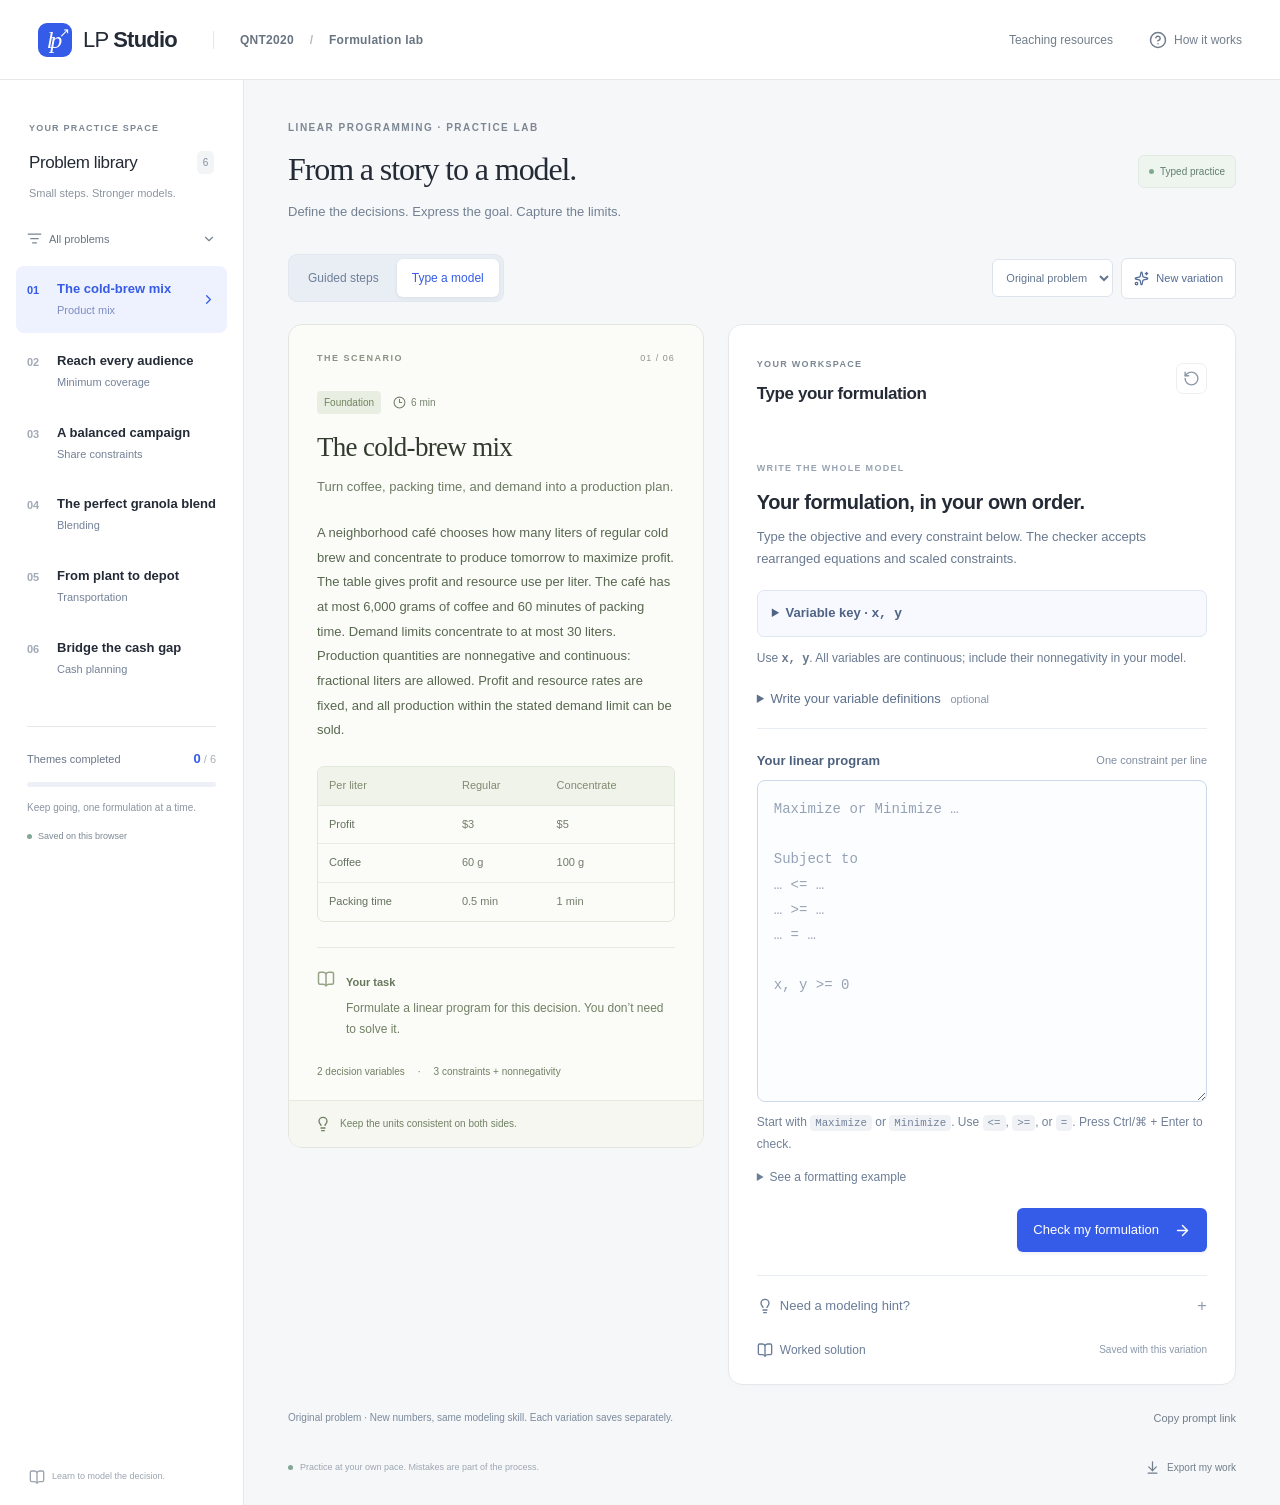
<file: lp-studio/index.html>
<!doctype html>
<html lang="en">
  <head>
    <meta charset="UTF-8" />
    <meta name="viewport" content="width=device-width, initial-scale=1" />
    <meta name="description" content="Practice formulating linear programs with guided steps, typed models, fresh numerical variations, and instant algebra feedback." />
    <title>LP Studio · QNT2020 | Michael Huang</title>
    <link rel="icon" type="image/svg+xml" href="./favicon.svg" />
    <script type="module" crossorigin src="./assets/index-DoZl80gf.js"></script>
    <link rel="stylesheet" crossorigin href="./assets/index-CKH5hRZy.css">
  </head>
  <body>
    <div id="root"></div>
    <noscript>This practice app needs JavaScript enabled to check formulations. <a href="/teaching/">Return to Teaching resources.</a></noscript>
  </body>
</html>
</file>
<file: lp-studio/assets/index-CKH5hRZy.css>
.typed-practice{padding:26px 28px 18px}.typed-intro h3{letter-spacing:-.45px;margin:9px 0;font-size:20px;font-weight:600}.typed-intro>p{color:#687990;font-size:13px;line-height:1.7}.typed-reference{background:#f7f9ff;border:1px solid #dfe7f4;border-radius:7px;margin-top:20px;padding:12px 14px}.typed-reference summary{color:#4f6384;cursor:pointer;font-size:13px;font-weight:600}.typed-reference p{color:#667991;margin-top:9px;font-size:13px;line-height:1.7}.typed-reference .typed-reference-intro{color:#7c889d;font-size:12px}.typed-reference strong{color:#355ce8}.typed-unit{color:#7f8da2;white-space:nowrap;font-size:11px}.typed-domain-note{color:#687990;margin:11px 0 20px;font-size:12px;line-height:1.7}.typed-notes{border-bottom:1px solid #e8edf4;margin-bottom:22px;padding-bottom:19px}.typed-notes summary{color:#5c6f8b;cursor:pointer;font-size:13px}.typed-notes summary>span{color:#8794a6;margin-left:6px;font-size:11px}.typed-notes label{color:#6a7c94;margin:16px 0 8px;font-size:12px;display:block}.typed-notes textarea{resize:vertical;color:#52637f;border:1px solid #dbe3ee;border-radius:7px;width:100%;min-height:90px;padding:11px 12px;font:14px/1.6 Arial,Helvetica,sans-serif}.typed-notes>p{color:#77869b;margin-top:8px;font-size:12px;line-height:1.65}.typed-editor-label{justify-content:space-between;align-items:center;gap:12px;margin-bottom:10px;display:flex}.typed-editor-label label{color:#4d617e;font-size:13px;font-weight:600}.typed-editor-label>span{color:#7f8da2;font-size:11px}.typed-model{resize:vertical;color:#3c5071;tab-size:2;background:#fcfdff;border:1px solid #ccd8ec;border-radius:8px;width:100%;min-height:270px;max-height:700px;padding:16px;font-size:16px;line-height:1.8;display:block}.typed-model::placeholder{color:#95a2b5;letter-spacing:0;font:14px/1.8 ui-monospace,SFMono-Regular,Consolas,monospace}.typed-model:focus-visible,.typed-notes textarea:focus-visible{outline-offset:2px;border-color:#355ce8;outline:3px solid #c6d3ff}.typed-editor-help{color:#728198;margin-top:10px;font-size:12px;line-height:1.8}.typed-syntax{color:#6b7d97;margin-top:13px;font-size:12px}.typed-syntax summary{cursor:pointer}.typed-syntax p{margin-top:12px;font-size:12px;line-height:1.7}.typed-syntax pre{color:#5e7599;background:#f3f6fb;border:1px solid #e4eaf4;border-radius:6px;margin:12px 0 0;padding:13px;font:13px/1.8 ui-monospace,SFMono-Regular,Consolas,monospace;overflow-x:auto}.typed-check-actions{justify-content:flex-end;margin-top:22px;display:flex}.typed-check-actions .primary-button{min-height:44px;font-size:13px}.typed-results{background:#fafbfd;border:1px solid #e1e7f0;border-radius:9px;margin-top:23px;padding:18px}.typed-results-complete{background:#f4f9f5;border-color:#d4e6da}.typed-result-heading{color:#5c7499;align-items:flex-start;gap:9px;display:flex}.typed-results-complete .typed-result-heading{color:#477b5c}.typed-result-heading>svg{flex-shrink:0;margin-top:1px}.typed-result-heading h4{margin:0;font-size:15px;font-weight:600;line-height:1.5}.typed-result-heading p{color:#7b8ba1;margin-top:3px;font-size:12px;line-height:1.7}.typed-checklist{margin:17px 0 0;padding:0;list-style:none}.typed-checklist li{border-top:1px solid #e2e9f2;gap:8px;padding:12px 0;display:flex}.typed-checklist li>svg{flex-shrink:0;margin-top:2px}.typed-checklist strong{font-size:12px;font-weight:600;line-height:1.5;display:block}.typed-checklist p{color:#6f7f96;margin-top:4px;font-size:12px;line-height:1.7}.typed-checklist .is-correct{color:#4b805f}.typed-checklist .needs-work{color:#9b7842}.typed-issues{color:#927141;background:#fffaf0;border:1px solid #eddfc7;border-radius:6px;margin-top:9px;padding:12px}.typed-issues>strong{font-size:12px}.typed-issues ul{margin:8px 0 0;padding-left:18px}.typed-issues li{overflow-wrap:anywhere;margin-top:5px;font-size:12px;line-height:1.8}.typed-check-limit{color:#77869c;margin-top:14px;font-size:11px;line-height:1.8}.typed-takeaway{color:#567c64;margin:10px 0 16px;font-size:13px;line-height:1.7}.typed-solution-note{color:#768d7d;margin:-6px 0 15px;font-size:11px;line-height:1.6}.typed-results .secondary-button{color:#467458;background:#e7f1e9;min-height:40px;font-size:12px}.typed-hints{color:#697c98;border-top:1px solid #e8edf4;margin-top:23px;padding-top:17px}.typed-hints summary{cursor:pointer;align-items:center;gap:7px;font-size:13px;list-style:none;display:flex}.typed-hints summary:after{content:"+";color:#8f9db0;margin-left:auto;font-size:17px}.typed-hints[open] summary:after{content:"−"}.typed-hints p{margin-top:13px;font-size:12px;line-height:1.8}.typed-hints strong{color:#566c8e;font-weight:600}.typed-bottom{justify-content:space-between;align-items:center;gap:12px;margin-top:15px;display:flex}.typed-bottom .text-button{color:#6a7c97;font-size:12px}.typed-bottom>span{color:#8b98aa;font-size:10px}.typed-practice summary:focus-visible{outline-offset:4px;border-radius:3px;outline:3px solid #c6d3ff}@media (width<=700px){.typed-practice{padding:24px 21px 18px}.typed-intro h3{font-size:19px}.typed-editor-label{flex-direction:column;align-items:flex-start;gap:5px}.typed-check-actions .primary-button{justify-content:center;width:100%}.typed-model{padding:13px;font-size:16px}.typed-results{padding:15px}.typed-reference{padding:11px 12px}.typed-bottom{flex-wrap:wrap;align-items:flex-start}.typed-notes textarea{font-size:16px}}@layer properties{@supports (((-webkit-hyphens:none)) and (not (margin-trim:inline))) or ((-moz-orient:inline) and (not (color:rgb(from red r g b)))){*,:before,:after,::backdrop{--tw-blur:initial;--tw-brightness:initial;--tw-contrast:initial;--tw-grayscale:initial;--tw-hue-rotate:initial;--tw-invert:initial;--tw-opacity:initial;--tw-saturate:initial;--tw-sepia:initial;--tw-drop-shadow:initial;--tw-drop-shadow-color:initial;--tw-drop-shadow-alpha:100%;--tw-drop-shadow-size:initial}}}@layer theme{:root,:host{--font-sans:ui-sans-serif, system-ui, sans-serif, "Apple Color Emoji", "Segoe UI Emoji", "Segoe UI Symbol", "Noto Color Emoji";--font-mono:ui-monospace, SFMono-Regular, Menlo, Monaco, Consolas, "Liberation Mono", "Courier New", monospace;--spacing:.25rem;--default-font-family:var(--font-sans);--default-mono-font-family:var(--font-mono)}}@layer base{*,:after,:before,::backdrop{box-sizing:border-box;border:0 solid;margin:0;padding:0}::file-selector-button{box-sizing:border-box;border:0 solid;margin:0;padding:0}html,:host{-webkit-text-size-adjust:100%;tab-size:4;line-height:1.5;font-family:var(--default-font-family,ui-sans-serif, system-ui, sans-serif, "Apple Color Emoji", "Segoe UI Emoji", "Segoe UI Symbol", "Noto Color Emoji");font-feature-settings:var(--default-font-feature-settings,normal);font-variation-settings:var(--default-font-variation-settings,normal);-webkit-tap-highlight-color:transparent}hr{height:0;color:inherit;border-top-width:1px}abbr:where([title]){-webkit-text-decoration:underline dotted;text-decoration:underline dotted}h1,h2,h3,h4,h5,h6{font-size:inherit;font-weight:inherit}a{color:inherit;-webkit-text-decoration:inherit;-webkit-text-decoration:inherit;-webkit-text-decoration:inherit;-webkit-text-decoration:inherit;text-decoration:inherit}b,strong{font-weight:bolder}code,kbd,samp,pre{font-family:var(--default-mono-font-family,ui-monospace, SFMono-Regular, Menlo, Monaco, Consolas, "Liberation Mono", "Courier New", monospace);font-feature-settings:var(--default-mono-font-feature-settings,normal);font-variation-settings:var(--default-mono-font-variation-settings,normal);font-size:1em}small{font-size:80%}sub,sup{vertical-align:baseline;font-size:75%;line-height:0;position:relative}sub{bottom:-.25em}sup{top:-.5em}table{text-indent:0;border-color:inherit;border-collapse:collapse}:-moz-focusring{outline:auto}progress{vertical-align:baseline}summary{display:list-item}ol,ul,menu{list-style:none}img,svg,video,canvas,audio,iframe,embed,object{vertical-align:middle;display:block}img,video{max-width:100%;height:auto}button,input,select,optgroup,textarea{font:inherit;font-feature-settings:inherit;font-variation-settings:inherit;letter-spacing:inherit;color:inherit;opacity:1;background-color:#0000;border-radius:0}::file-selector-button{font:inherit;font-feature-settings:inherit;font-variation-settings:inherit;letter-spacing:inherit;color:inherit;opacity:1;background-color:#0000;border-radius:0}:where(select:is([multiple],[size])) optgroup{font-weight:bolder}:where(select:is([multiple],[size])) optgroup option{padding-inline-start:20px}::file-selector-button{margin-inline-end:4px}::placeholder{opacity:1}@supports (not ((-webkit-appearance:-apple-pay-button))) or (contain-intrinsic-size:1px){::placeholder{color:currentColor}@supports (color:color-mix(in lab, red, red)){::placeholder{color:color-mix(in oklab, currentcolor 50%, transparent)}}}textarea{resize:vertical}::-webkit-search-decoration{-webkit-appearance:none}::-webkit-date-and-time-value{min-height:1lh;text-align:inherit}::-webkit-datetime-edit{display:inline-flex}::-webkit-datetime-edit-fields-wrapper{padding:0}::-webkit-datetime-edit{padding-block:0}::-webkit-datetime-edit-year-field{padding-block:0}::-webkit-datetime-edit-month-field{padding-block:0}::-webkit-datetime-edit-day-field{padding-block:0}::-webkit-datetime-edit-hour-field{padding-block:0}::-webkit-datetime-edit-minute-field{padding-block:0}::-webkit-datetime-edit-second-field{padding-block:0}::-webkit-datetime-edit-millisecond-field{padding-block:0}::-webkit-datetime-edit-meridiem-field{padding-block:0}::-webkit-calendar-picker-indicator{line-height:1}:-moz-ui-invalid{box-shadow:none}button,input:where([type=button],[type=reset],[type=submit]){appearance:button}::file-selector-button{appearance:button}::-webkit-inner-spin-button{height:auto}::-webkit-outer-spin-button{height:auto}[hidden]:where(:not([hidden=until-found])){display:none!important}}@layer components;@layer utilities{.sr-only{clip-path:inset(50%);white-space:nowrap;border-width:0;width:1px;height:1px;margin:-1px;padding:0;position:absolute;overflow:hidden}.fixed{position:fixed}.relative{position:relative}.static{position:static}.start{inset-inline-start:var(--spacing)}.end{inset-inline-end:var(--spacing)}.block{display:block}.table{display:table}.italic{font-style:italic}.filter{filter:var(--tw-blur,) var(--tw-brightness,) var(--tw-contrast,) var(--tw-grayscale,) var(--tw-hue-rotate,) var(--tw-invert,) var(--tw-saturate,) var(--tw-sepia,) var(--tw-drop-shadow,)}}:root{--ink:#242b36;--muted:#74808d;--blue:#355ce8;--line:#e5e8eb;--paper:#fafbf9;--green:#39785d;--radius:14px;color:var(--ink);font-synthesis:none;background:#f6f7f9;font-family:Arial,Helvetica,sans-serif}*{box-sizing:border-box}body{margin:0}button,input,select{font:inherit}button,a,input,select{-webkit-tap-highlight-color:transparent}button{cursor:pointer;color:inherit;background:0 0;border:0}button:focus-visible,a:focus-visible,input:focus-visible,select:focus-visible{outline-offset:3px;outline:3px solid #95abff}a{color:inherit;text-decoration:none}p{line-height:1.65}h1,h2,h3,p{margin:0}input,select{min-width:0}input[type=radio],input[type=checkbox]{accent-color:var(--blue);flex-shrink:0;width:17px;height:17px}code{background:#f0f2f6;border-radius:4px;padding:2px 5px;font-family:ui-monospace,SFMono-Regular,Consolas,monospace;font-size:.9em}.math{letter-spacing:-.02em;font-family:ui-monospace,SFMono-Regular,Consolas,monospace}.topbar{border-bottom:1px solid var(--line);background:#fff;align-items:center;gap:36px;height:80px;padding:0 38px;display:flex}.brand{letter-spacing:-.8px;align-items:center;gap:11px;font-size:22px;display:flex}.brand>span:last-child{font-weight:400}.brand strong{font-weight:700}.brand-mark{background:var(--blue);color:#fff;letter-spacing:-3px;border-radius:9px;justify-content:center;align-items:center;width:34px;height:34px;padding-right:4px;font-family:Georgia,serif;font-size:24px;font-style:italic;display:flex;position:relative}.brand-mark span{letter-spacing:0;font-family:Arial;font-size:13px;position:absolute;top:0;right:2px}.course-tag{border-left:1px solid var(--line);letter-spacing:.3px;color:#697482;padding-left:26px;font-size:12px;font-weight:600}.course-tag span{color:#b4bbc3;margin:0 12px}.help-button{margin-left:auto}.text-button{color:#727e8b;align-items:center;gap:7px;padding:7px 0;font-size:12px;font-weight:500;display:inline-flex}.text-button:hover{color:var(--blue)}.workspace{grid-template-columns:244px minmax(0,1fr);min-height:calc(100vh - 80px);display:grid}.sidebar{border-right:1px solid var(--line);background:#fff;flex-direction:column;min-height:calc(100vh - 80px);padding:34px 16px 22px;display:flex}.sidebar-top{padding:0 13px}.eyebrow{letter-spacing:1.5px;color:#7c8793;font-size:10px;font-weight:700;line-height:1.5}.sidebar-top .eyebrow{letter-spacing:1.2px;font-size:9px}.sidebar-top h2{letter-spacing:-.4px;justify-content:space-between;align-items:center;margin-top:12px;font-size:17px;display:flex}.sidebar-top h2 span{color:#84909d;background:#f2f4f6;border-radius:5px;padding:4px 6px;font-size:10px}.sidebar-top p{color:#8b94a0;margin-top:8px;font-size:11px}.filter-label{color:#788594;align-items:center;gap:7px;margin:25px 11px 15px;display:flex}.filter-label select{appearance:none;cursor:pointer;color:#697583;background:0 0;border:0;flex:1;padding:4px 0;font-size:11px}.problem-list{flex-direction:column;gap:5px;display:flex}.problem-link{text-align:left;border-radius:8px;align-items:center;gap:10px;min-height:66px;padding:14px 11px;display:flex;position:relative}.problem-link:hover{background:#f6f8fc}.problem-link.active{color:#365be4;background:#eef2ff}.problem-number{color:#a1aab6;align-self:flex-start;min-width:20px;padding-top:2px;font-size:11px;font-weight:600}.active .problem-number{color:var(--blue)}.problem-number.done{color:var(--green)}.problem-label{flex:1}.problem-label strong{font-size:12px;font-weight:600;line-height:1.4;display:block}.problem-label small{color:#8a94a1;margin-top:4px;font-size:10px;display:block}.active .problem-label small{color:#7c8bc2}.progress-card{border-top:1px solid var(--line);margin:35px 11px 25px;padding-top:22px}.progress-title{color:#6b7787;justify-content:space-between;align-items:center;font-size:11px;display:flex}.progress-title strong{color:var(--blue);font-size:13px}.progress-title strong span{color:#a7afb9;font-size:11px;font-weight:400}.progress-track{background:#edf0f6;border-radius:3px;height:5px;margin:13px 0}.progress-track>span{background:var(--blue);border-radius:3px;height:100%;transition:width .3s;display:block}.progress-card p{color:#8a94a1;font-size:10px;line-height:1.6}.progress-card small{color:#7c8793;align-items:center;gap:6px;margin-top:14px;font-size:9px;display:flex}.status-dot{background:#83a796;border-radius:50%;flex-shrink:0;width:5px;height:5px;display:inline-block}.sidebar-footer{color:#9ba4af;align-items:center;gap:7px;margin:auto 13px 0;padding-top:25px;font-size:9px;display:flex}.main-content{width:100%;max-width:1560px;margin:0 auto;padding:40px 44px 0}.page-heading{justify-content:space-between;align-items:center;gap:15px;margin-bottom:32px;display:flex}.page-heading h1{letter-spacing:-1.1px;margin:10px 0 8px;font-family:Georgia,Times New Roman,serif;font-size:32px;font-weight:400}.guided-badge{color:#617e6e;white-space:nowrap;background:#eef5ef;border:1px solid #e1ebe2;border-radius:6px;align-items:center;gap:6px;padding:8px 10px;font-size:10px;display:flex}.guided-badge span{background:#7eab8d;border-radius:50%;width:5px;height:5px}.practice-layout{grid-template-columns:minmax(300px,.9fr) minmax(390px,1.1fr);align-items:start;gap:24px;display:grid}.scenario-card{border-radius:var(--radius);background:#fbfcf8;border:1px solid #e4e5df;overflow:hidden}.scenario-heading{padding:27px 28px 0}.scenario-heading>.eyebrow{color:#8b9284;justify-content:space-between;font-size:9px;display:flex}.scenario-index{letter-spacing:1px;font-weight:400}.tags{align-items:center;gap:12px;margin-top:25px;display:flex}.level{border-radius:4px;padding:4px 7px;font-size:9px;font-weight:500;display:inline-flex}.level-foundation{color:#70835e;background:#e8eee2}.level-developing{color:#6276a3;background:#e8edfa}.level-challenge{color:#9b754d;background:#f2e9df}.time{color:#9ba292;align-items:center;gap:5px;font-size:9px;display:flex}.scenario-heading h2{letter-spacing:-.7px;color:#32392d;margin:13px 0 10px;font-family:Georgia,Times New Roman,serif;font-size:27px;font-weight:400}.scenario-description{color:#88917f;font-size:12px;line-height:1.5}.scenario-body{padding:24px 28px 21px}.scenario-context{color:#64705e;white-space:pre-line;font-size:12px;line-height:1.9}.table-wrap{border:1px solid #e2e7db;border-radius:7px;margin:23px 0 25px;overflow-x:auto}table{border-collapse:collapse;text-align:left;width:100%;font-size:10px;line-height:1.6}thead{color:#7f8b72;background:#f0f3e9}th,td{padding:10px 11px}th{font-weight:500}tbody th{color:#64705d}tbody td{color:#727c69}tr:not(:last-child){border-bottom:1px solid #e8ece2}thead tr{border-bottom:1px solid #e2e7db}.brief-note{border-top:1px solid #e6e9e0;gap:11px;padding-top:21px;display:flex}.note-icon{color:#96a285;margin-top:1px}.brief-note strong{color:#67775c;font-size:11px;font-weight:600}.brief-note p{color:#87917e;margin-top:5px;font-size:11px;line-height:1.8}.scenario-meta{color:#a0a897;flex-wrap:wrap;gap:13px;padding-top:23px;font-size:9px;display:flex}.scenario-meta span+span:before{content:"·";margin-right:13px}.scenario-footer{color:#8b977d;background:#f5f7f0;border-top:1px solid #e5e9de;align-items:center;gap:9px;padding:15px 26px;font-size:10px;display:flex}.builder-card{border:1px solid var(--line);border-radius:var(--radius);background:#fff;overflow:hidden;box-shadow:0 4px 12px #24315b03}.builder-top{justify-content:space-between;align-items:center;padding:25px 28px 21px;display:flex}.builder-top .eyebrow{letter-spacing:1.3px;font-size:9px}.builder-top h2{letter-spacing:-.4px;margin-top:7px;font-size:17px;font-weight:600}.icon-button{color:#8f9aa8;border:1px solid #edf0f3;border-radius:7px;flex-shrink:0;justify-content:center;align-items:center;width:31px;height:31px;display:flex}.icon-button:hover{color:var(--blue);background:#f2f5ff}.stepper{border-bottom:1px solid var(--line);grid-template-columns:repeat(4,1fr);padding:0 23px;display:grid}.stepper button{color:#9ba4b0;border-bottom:2px solid #0000;justify-content:center;align-items:center;gap:7px;margin-bottom:-1px;padding:12px 4px 16px;font-size:10px;display:flex}.stepper button.current{border-color:var(--blue);color:var(--blue);font-weight:600}.step-circle{color:#a8b1bd;background:#f4f5f8;border:1px solid #e9ecf1;border-radius:50%;flex-shrink:0;justify-content:center;align-items:center;width:20px;height:20px;font-size:9px;display:flex}.current .step-circle{background:var(--blue);color:#fff;border-color:var(--blue)}.passed .step-circle{color:#4c8b68;background:#eaf4ee;border-color:#eaf4ee}.step-content{min-height:329px;padding:29px 28px 25px}.step-label{letter-spacing:1.3px;color:#99a3b1;font-size:9px;font-weight:600}.step-title-row h3{letter-spacing:-.4px;margin-top:9px;font-size:18px;font-weight:600}.step-description{color:#8b95a3;margin-top:9px;font-size:11px}.variable-fields{margin-top:28px}.field-group{margin-bottom:22px}.field-group>label{color:#647082;align-items:center;gap:9px;margin-bottom:10px;font-size:11px;display:flex}.field-group>label>span:last-child{font-weight:400}.variable-symbol{color:#4a5d82;font-size:17px;font-style:italic}.field-group select{appearance:auto;color:#58657a;background:#fff;border:1px solid #dfe4eb;border-radius:6px;width:100%;max-width:100%;min-height:44px;padding:10px 11px;font-size:11px}.micro-note{color:#9aa4b0;font-size:10px;line-height:1.8}.builder-actions{border-top:1px solid #edf0f4;padding:21px 28px 15px}.action-row{justify-content:space-between;align-items:center;gap:10px;display:flex}.primary-button,.secondary-button{border-radius:6px;justify-content:center;align-items:center;gap:15px;min-height:41px;padding:11px 16px;font-size:11px;font-weight:500;transition:background .15s;display:inline-flex}.primary-button{background:var(--blue);color:#fff;box-shadow:0 2px 3px #1834a012}.primary-button:hover{background:#294bd0}.secondary-button{color:#64718c;background:#f0f2f7}.secondary-actions{justify-content:space-between;gap:10px;margin-top:16px;display:flex}.secondary-actions .text-button:hover{color:var(--blue)}.back-button{font-size:11px}.workspace-footer{justify-content:space-between;align-items:center;gap:16px;margin-top:20px;padding-bottom:25px;display:flex}.workspace-footer>span{color:#9da6b1;align-items:center;gap:7px;font-size:9px;display:flex}.workspace-footer>.text-button{white-space:nowrap;font-size:10px}.feedback{border-radius:5px;align-items:flex-start;gap:7px;margin-top:10px;padding:10px 11px;font-size:11px;line-height:1.6;display:flex}.feedback svg{flex-shrink:0;margin-top:1px}.feedback.success{color:#4e8163;background:#f0f7f2}.feedback.retry{color:#9b7642;background:#fcf6ea}.direction-field,.domain-field{border:0;margin:25px 0 0;padding:0}.direction-field legend,.domain-field legend{color:#738094;margin-bottom:11px;font-size:11px}.direction-options{grid-template-columns:1fr 1fr;gap:12px;display:grid}.direction-options label{cursor:pointer;border:1px solid #e2e7ef;border-radius:6px;align-items:center;gap:8px;padding:12px 10px;font-size:12px;display:flex}.direction-options label.selected{color:var(--blue);background:#f5f7ff;border-color:#9db2fa}.direction-arrow{color:#91a0bb;margin-left:auto;font-size:18px}.objective-field{margin:26px 0 10px}.objective-field>label{flex-wrap:wrap;gap:4px;font-weight:600}.objective-field label span{color:#9ba4b1;font-size:10px}.equation-input{border:1px solid #dfe5ef;border-radius:6px;align-items:center;gap:10px;padding:0 12px;display:flex}.equation-input>span{color:#9aabc3;font-size:15px}.equation-input input{color:#516284;outline-offset:0;background:0 0;border:0;width:100%;height:48px;font-size:16px}.equation-input:focus-within{border-color:var(--blue)}.equation-input input:focus{outline:none}input::placeholder{color:#a6afbd;letter-spacing:0;font-family:Arial,Helvetica,sans-serif;font-size:11px}.syntax-tip{color:#929eaf;margin-top:14px;font-size:10px;line-height:1.8}.constraint-fields{margin-top:24px}.constraint-field{border-bottom:1px solid #edf0f4;margin-bottom:18px;padding-bottom:19px}.constraint-field:last-of-type{margin-bottom:0}.constraint-heading{justify-content:space-between;align-items:center;gap:8px;display:flex}.constraint-heading label{align-items:center;gap:9px;font-size:12px;font-weight:600;display:flex}.constraint-heading label>span{color:#a2adc0;font-size:9px;font-weight:400}.constraint-field>p{color:#8b97a9;margin:7px 0 10px;font-size:11px;line-height:1.7}.small-hint{color:#a2aec0;padding:4px;display:flex}.small-hint:hover{color:var(--blue)}.constraint-input{color:#516284;border:1px solid #dfe5ef;border-radius:6px;width:100%;height:44px;padding:10px 12px;font-size:15px}.hint-box{color:#7b87a7;background:#f4f6fd;border:1px solid #e7ebf8;border-radius:6px;gap:9px;margin-top:15px;padding:13px 14px;font-size:11px;line-height:1.75;display:flex}.hint-box svg{flex-shrink:0;margin-top:2px}.nonnegative-option{cursor:pointer;border:1px solid #e3e8f0;border-radius:7px;gap:12px;margin-top:26px;padding:15px;display:flex}.nonnegative-option.selected{background:#f7f9ff;border-color:#aebef7}.nonnegative-option strong{color:#687b98;font-size:12px;font-weight:500;display:block}.nonnegative-option .math{color:#52688b;margin-top:7px;font-size:15px;display:block}.domain-field>label{color:#6f7e94;cursor:pointer;align-items:flex-start;gap:10px;padding:10px 0;font-size:12px;display:flex}.domain-field strong{font-weight:500;display:block}.domain-field small{color:#a0aaba;margin-top:4px;font-size:10px;display:block}.draft-model{overflow-wrap:anywhere;background:#f8f9fc;border:1px solid #e9edf4;border-radius:8px;margin:22px 0 14px;padding:18px}.draft-model>.eyebrow{margin-bottom:14px;font-size:9px}.draft-model .math{color:#70829f;margin:8px 0;font-size:12px;line-height:1.7}.draft-model small{color:#a0aabb;font-size:10px}.completion-box{color:#477b5c;background:#f0f7f2;border:1px solid #d8e9de;border-radius:8px;gap:12px;margin-top:20px;padding:17px;display:flex}.completion-box strong{font-size:13px}.completion-box p{margin-top:6px;font-size:11px}.completion-box small{opacity:.8;margin-top:7px;font-size:9px;display:block}.completion-icon{padding-top:2px}.dialog{width:min(620px,100% - 32px);max-height:85vh;color:var(--ink);border:1px solid #dce1e9;border-radius:14px;margin:auto;padding:0;box-shadow:0 24px 90px #12204c25}.dialog::backdrop{-webkit-backdrop-filter:blur(3px);backdrop-filter:blur(3px);background:#24304759}.dialog-head{border-bottom:1px solid var(--line);z-index:2;background:#fff;justify-content:space-between;align-items:center;gap:15px;padding:22px 27px;display:flex;position:sticky;top:0}.dialog-head h2{letter-spacing:-.4px;font-family:Georgia,Times New Roman,serif;font-size:22px;font-weight:400}.dialog-body{padding:25px 27px 28px}.dialog-body p{color:#7c889b;margin-bottom:14px;font-size:12px}.dialog-body h3{margin:22px 0 12px;font-size:14px;font-weight:600}.help-steps{counter-reset:step;padding:0;list-style:none}.help-steps li{counter-increment:step;color:#6d7d97;padding:13px 0 13px 36px;font-size:12px;position:relative}.help-steps li:before{content:counter(step);width:23px;height:23px;color:var(--blue);background:#edf2ff;border-radius:50%;place-items:center;font-size:10px;display:grid;position:absolute;top:13px;left:0}.help-steps strong{margin-bottom:5px;display:block}.help-steps span{color:#8b97aa;font-size:11px;line-height:1.6;display:block}.solution-equation{color:#536d9e;overflow-wrap:anywhere;background:#f5f7fc;border-radius:6px;margin-bottom:14px;padding:14px;font-size:16px}.solution-constraint{border-bottom:1px solid #edf0f4;padding:10px 0}.solution-constraint>strong{color:#94a1b4;font-size:11px}.solution-constraint>.math{color:#536d9e;margin:10px 0;font-size:16px}.solution-constraint>p{font-size:11px}.solution-constraint+.solution-equation{margin-top:20px}.dialog-done{margin-top:22px;margin-left:auto}.dialog-actions{justify-content:flex-end;gap:12px;margin-top:25px;display:flex}.mobile-library{display:none}@media (width>=1600px){.main-content{padding:50px 60px}.practice-layout{gap:30px}.scenario-heading,.scenario-body{padding-left:34px;padding-right:34px}.scenario-context{font-size:13px}.builder-top,.step-content,.builder-actions{padding-left:34px;padding-right:34px}.step-content{min-height:355px}}@media (width<=1220px){.workspace{grid-template-columns:210px minmax(0,1fr)}.main-content{padding:32px 26px 0}.sidebar{padding-left:10px;padding-right:10px}.practice-layout{grid-template-columns:minmax(260px,.9fr) minmax(330px,1.1fr);gap:18px}.scenario-heading,.scenario-body{padding-left:22px;padding-right:22px}.builder-top,.step-content,.builder-actions{padding-left:23px;padding-right:23px}.stepper{padding:0 14px}.stepper button{gap:4px;font-size:9px}.step-circle{width:18px;height:18px}.page-heading h1{font-size:29px}.course-tag{font-size:11px}.scenario-heading h2{font-size:25px}.main-content .guided-badge{font-size:9px}.workspace-footer{align-items:flex-start}.workspace-footer>span{line-height:1.6}}@media (width<=1020px){.workspace{grid-template-columns:190px minmax(0,1fr)}.practice-layout{grid-template-columns:1fr}.main-content{padding:28px 30px}.scenario-heading{padding-top:22px}.scenario-body{padding-top:17px}.scenario-context{line-height:1.8}.tags{margin-top:17px}.scenario-meta{padding-top:17px}.scenario-footer{padding:12px 22px}.builder-card{margin-top:0}.stepper button{font-size:11px}.step-circle{width:21px;height:21px}.page-heading{margin-bottom:25px}.page-heading h1{font-size:29px}.guided-badge{display:none}.workspace-footer{flex-wrap:wrap}.sidebar-top h2{font-size:15px}.problem-link{gap:7px;padding:13px 9px}.problem-label strong{font-size:11px}.topbar{gap:25px;padding:0 27px}}@media (width<=700px){.topbar{gap:16px;height:66px;padding:0 20px}.brand{font-size:21px}.brand-mark{width:30px;height:30px}.course-tag{display:none}.help-button{font-size:11px}.workspace{display:block}.sidebar{border-right:0;border-bottom:1px solid var(--line);min-height:0;padding:24px 18px;display:none}.sidebar.is-open{display:flex}.sidebar-top{display:none}.filter-label{margin-top:0}.problem-list{grid-template-columns:1fr 1fr;display:grid}.progress-card{margin:20px 10px 0;padding-top:15px}.progress-card p,.progress-card small,.sidebar-footer{display:none}.main-content{padding:27px 20px 5px}.page-heading{margin-bottom:12px}.page-heading .eyebrow{letter-spacing:1.2px;font-size:8px}.page-heading h1{margin:11px 0 7px;font-size:29px}.page-heading p{max-width:290px;font-size:11px}.mobile-library{margin-bottom:20px;font-size:11px;display:flex}.practice-layout{gap:20px}.scenario-heading,.scenario-body{padding-left:22px;padding-right:22px}.scenario-heading h2{font-size:27px}.scenario-context{font-size:12px}.builder-top,.step-content,.builder-actions{padding-left:21px;padding-right:21px}.stepper{padding:0 12px}.stepper button{gap:5px;font-size:9px}.step-circle{width:20px;height:20px}.step-content{padding-top:25px}.step-title-row h3{font-size:18px}.field-group select{font-size:12px}.workspace-footer{gap:8px;padding-bottom:15px}.workspace-footer>span{font-size:9px}.primary-button{padding:12px 15px;font-size:11px}.dialog-head{padding:18px 20px}.dialog-head h2{font-size:21px}.dialog-body{padding:20px}.scenario-meta{font-size:9px}.direction-options{gap:9px}.direction-options label{font-size:11px}.equation-input input,.constraint-input{font-size:16px}.problem-label strong{font-size:12px}}@media (prefers-reduced-motion:reduce){*{scroll-behavior:auto!important;transition:none!important}}.practice-toolbar{flex-wrap:wrap;justify-content:space-between;align-items:center;gap:16px;margin-bottom:22px;display:flex}.mode-switch{background:#e9edf4;border:1px solid #e1e6ef;border-radius:9px;gap:3px;padding:4px;display:flex}.mode-switch button{color:#6e7f99;border-radius:6px;padding:10px 15px;font-size:12px;font-weight:500}.mode-switch button.selected{color:var(--blue);background:#fff;box-shadow:0 1px 4px #23375d12}.variant-controls{align-items:center;gap:8px;display:flex}.variant-controls select{color:#63758e;background:#fff;border:1px solid #dce3ed;border-radius:6px;max-width:160px;padding:11px 9px;font-size:11px}.variant-controls .secondary-button{color:#526a96;background:#fff;border:1px solid #dce3ed;gap:7px;padding:10px 12px;font-size:11px}.prompt-share{color:#7c8a9c;flex-wrap:wrap;justify-content:space-between;align-items:center;gap:10px;margin-top:18px;font-size:10px;display:flex}.prompt-share .text-button{font-size:11px}.prompt-share [role=status]{color:var(--blue);text-align:right;width:100%}.prompt-share input{background:#fff;border:1px solid #dce3ed;width:100%;margin-top:5px;padding:9px;font-size:11px}.builder-card,.page-heading{scroll-margin-top:20px}@media (width<=700px){.practice-toolbar{gap:12px}.mode-switch{width:100%}.mode-switch button{flex:1}.variant-controls{justify-content:space-between;width:100%}.variant-controls select{max-width:175px}.prompt-share>span:first-child{max-width:250px;line-height:1.7}}.scenario-context{color:#58674f;font-size:13px}.scenario-description{color:#6d7b62;font-size:13px}.step-description,.constraint-field>p{color:#69788d;font-size:12px}.field-group select,.feedback{font-size:12px}.micro-note,.syntax-tip{color:#718097;font-size:11px}.page-heading p{color:#728092;font-size:13px}.stepper button{color:#738197;font-size:11px}.level,.time{font-size:10px}.time{color:#76826b}.scenario-meta,.scenario-footer{color:#718063}.scenario-meta{font-size:10px}table{font-size:11px}.brief-note p{color:#718164;font-size:12px}.primary-button,.secondary-button{font-size:12px}.secondary-actions .text-button{color:#748299;font-size:11px}.problem-label strong{font-size:13px}.problem-label small{color:#748197;font-size:11px}.variable-key{color:#6a7d9a;background:#fafbfe;border:1px solid #e8edf5;border-radius:6px;margin-top:17px;padding:10px 12px;font-size:11px}.variable-key summary{cursor:pointer;font-size:11px;font-weight:500}.variable-key p{margin-top:8px;font-size:11px;line-height:1.7}.variable-key strong{color:var(--blue)}@media (width<=1220px){.problem-label strong{font-size:12px}.problem-label small,.stepper button{font-size:10px}}@media (width<=700px){.stepper button{font-size:10px}.field-group select,.scenario-context{font-size:13px}.page-heading p,.problem-label strong{font-size:12px}.stepper{padding:0 8px}.secondary-actions .text-button{font-size:10px}}.teaching-link{white-space:nowrap;margin-left:auto}.topbar .help-button{margin-left:0}@media (width<=700px){.teaching-link{font-size:10px}.help-button span{display:none}.topbar{gap:12px}}@property --tw-blur{syntax:"*";inherits:false}@property --tw-brightness{syntax:"*";inherits:false}@property --tw-contrast{syntax:"*";inherits:false}@property --tw-grayscale{syntax:"*";inherits:false}@property --tw-hue-rotate{syntax:"*";inherits:false}@property --tw-invert{syntax:"*";inherits:false}@property --tw-opacity{syntax:"*";inherits:false}@property --tw-saturate{syntax:"*";inherits:false}@property --tw-sepia{syntax:"*";inherits:false}@property --tw-drop-shadow{syntax:"*";inherits:false}@property --tw-drop-shadow-color{syntax:"*";inherits:false}@property --tw-drop-shadow-alpha{syntax:"<percentage>";inherits:false;initial-value:100%}@property --tw-drop-shadow-size{syntax:"*";inherits:false}
</file>
